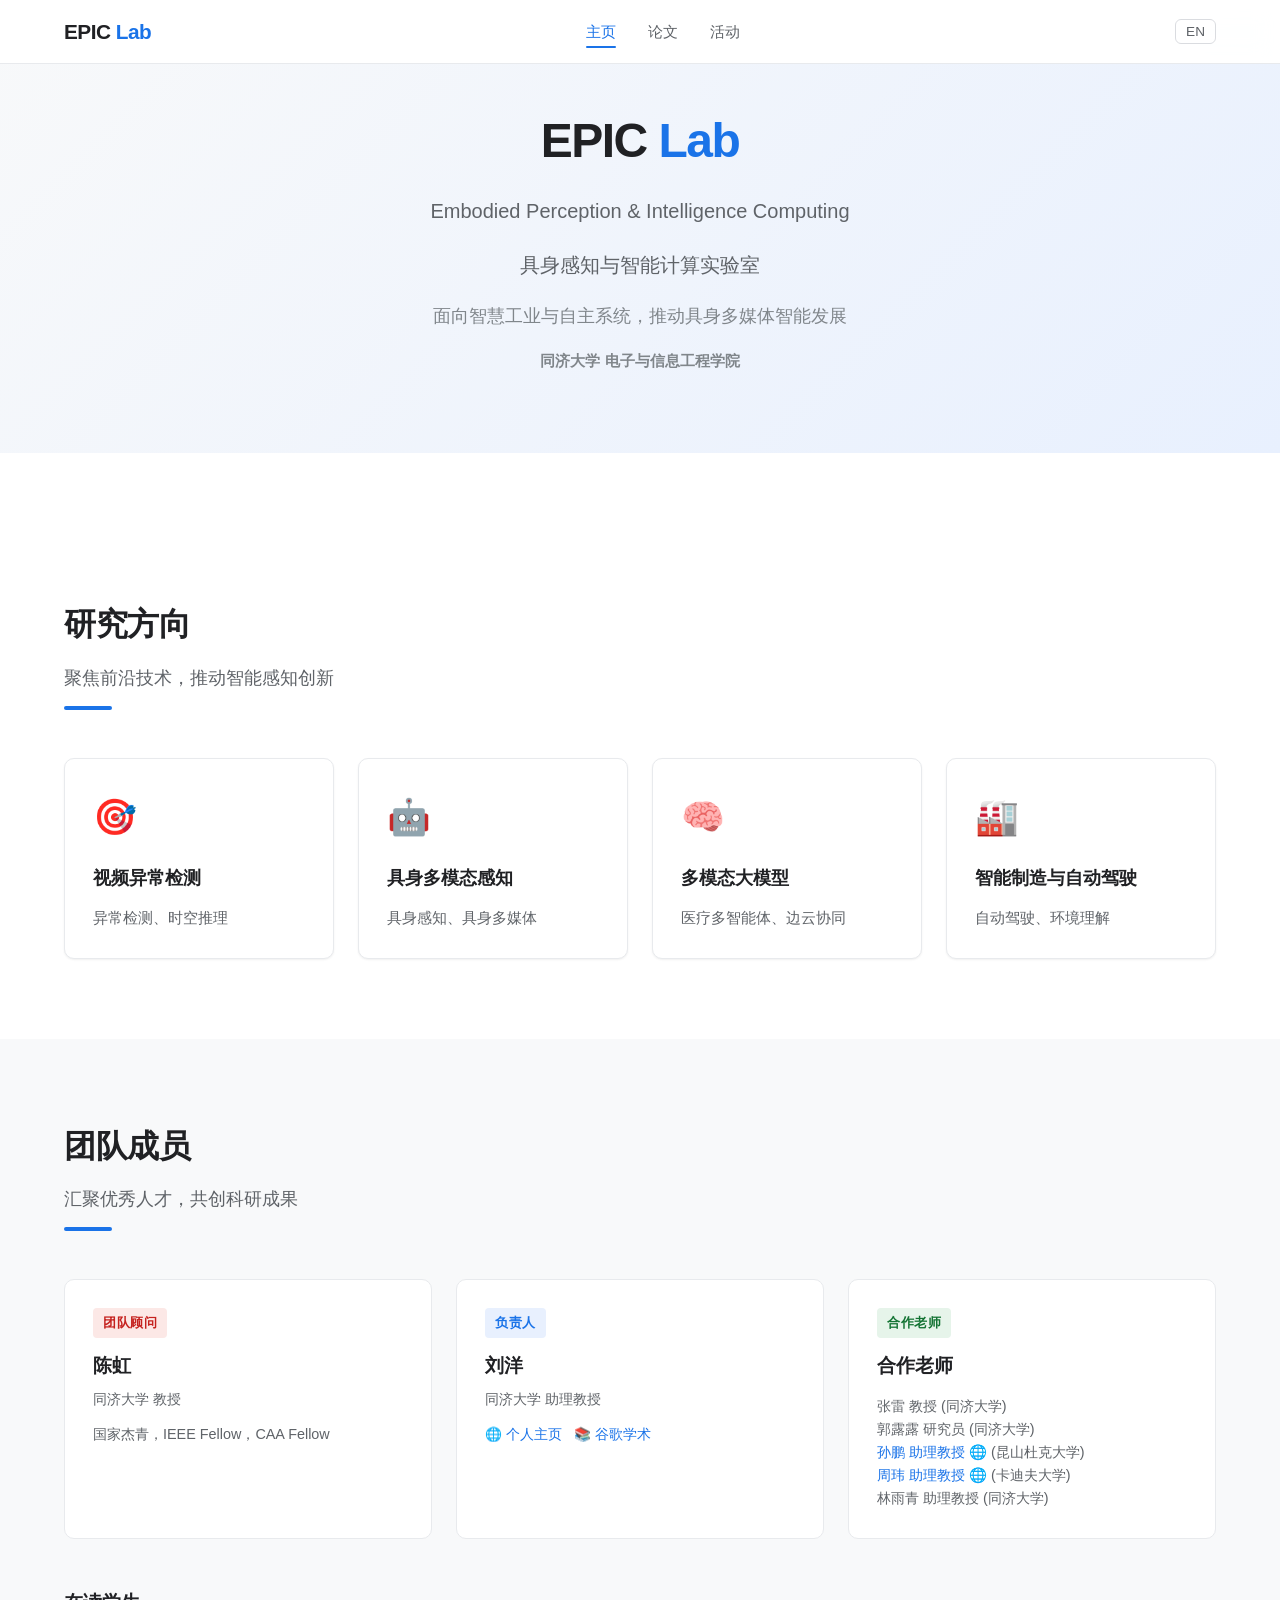
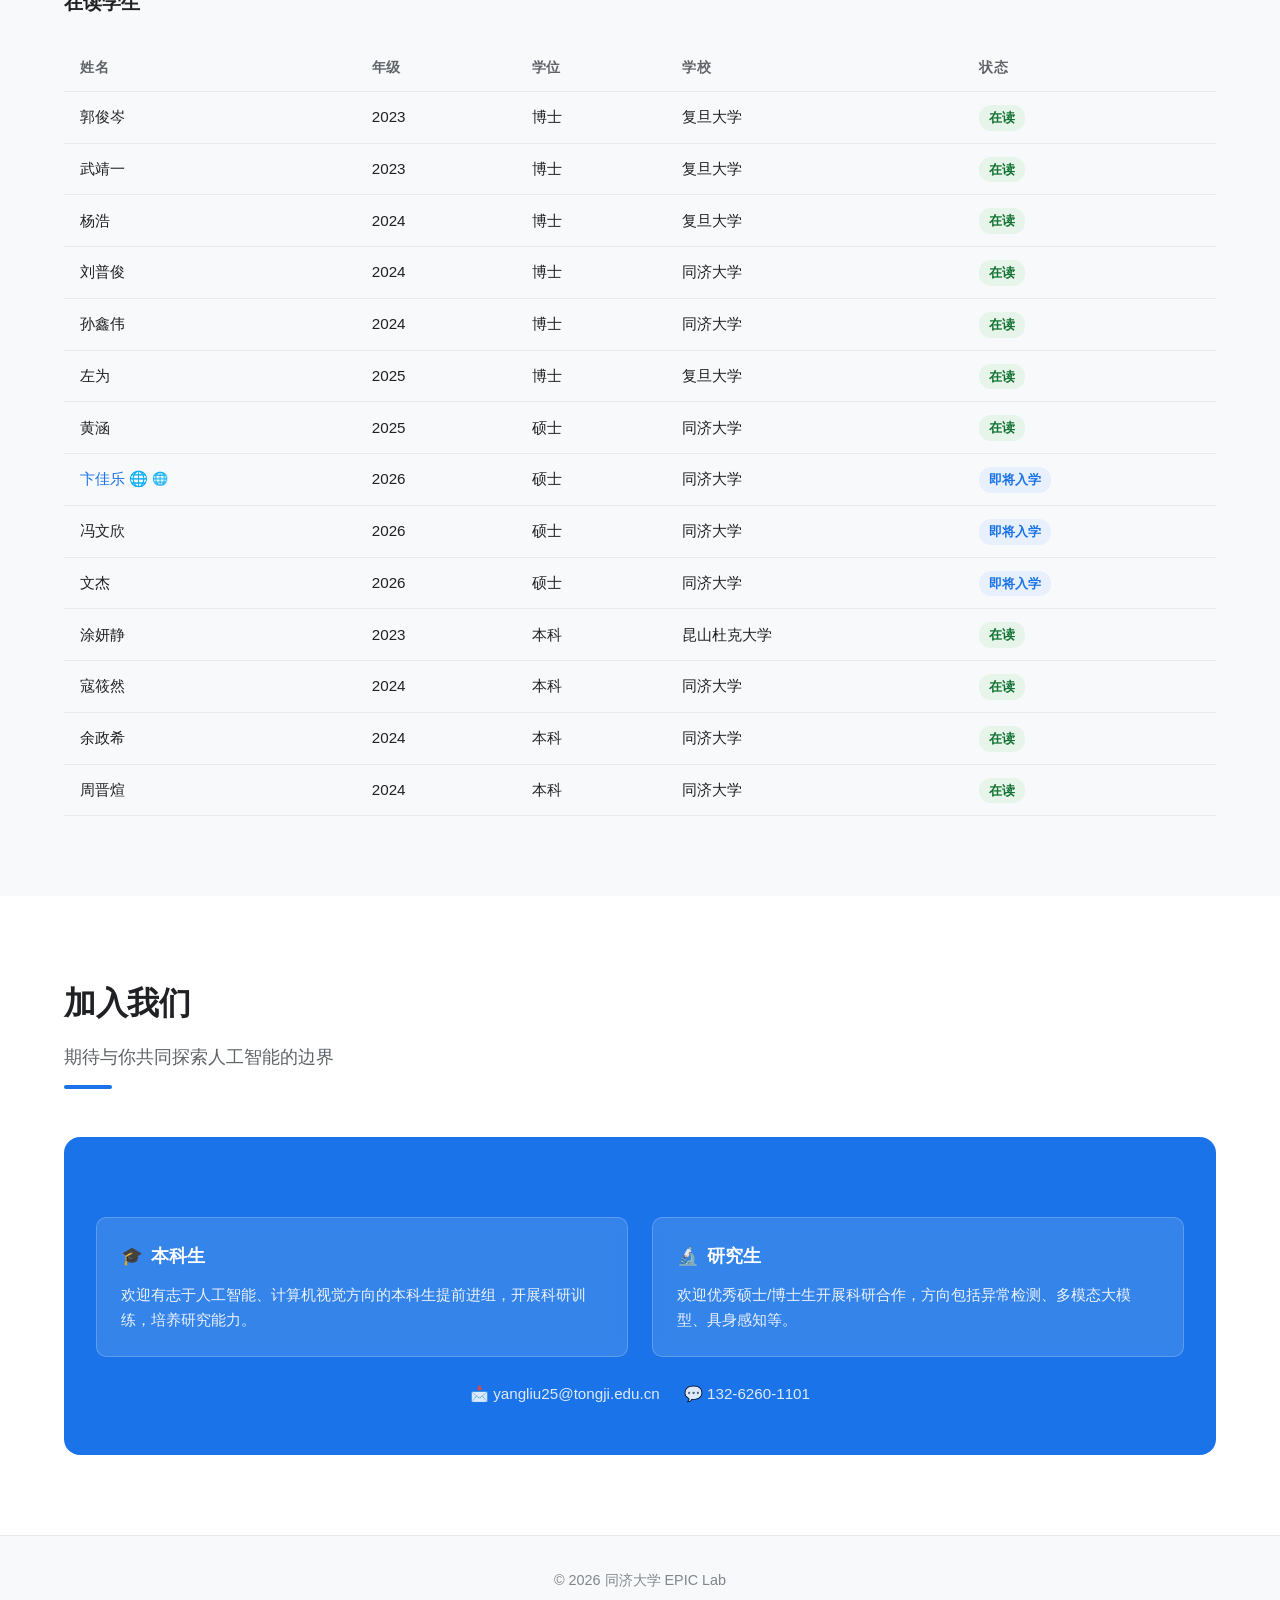
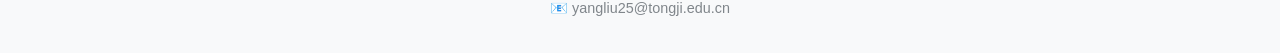
<file: index.html>
<!DOCTYPE html>
<html lang="zh" class="no-js">
<head>
  <meta charset="UTF-8">
  <meta name="viewport" content="width=device-width, initial-scale=1.0">
  <title>EPIC Lab | Tongji University</title>
  <meta name="description" content="EPIC Lab - Embodied Perception & Intelligence Computing, College of Electronics and Information Engineering, Tongji University">
  <link rel="canonical" href="https://tongji-epic.github.io/">
  <link rel="icon" href="favicon.svg" type="image/svg+xml">
  <meta property="og:type" content="website">
  <meta property="og:site_name" content="EPIC Lab">
  <meta property="og:title" content="EPIC Lab | Tongji University">
  <meta property="og:description" content="Embodied Perception & Intelligence Computing at Tongji University">
  <meta property="og:url" content="https://tongji-epic.github.io/">
  <meta name="twitter:card" content="summary">
  <link rel="stylesheet" href="css/style.css?v=20260426-inline-icons">
</head>
<body>

  <!-- ==========================================
       Navigation Bar
       ========================================== -->
  <nav class="navbar">
    <div class="navbar-container">
      <a href="index.html" class="navbar-brand">
        EPIC <span class="lab-text">Lab</span>
      </a>
      <div class="navbar-links" id="navbarLinks">
        <a href="index.html" class="nav-link active">
          <span data-lang="zh">主页</span>
          <span data-lang="en" class="hidden">Home</span>
        </a>
        <a href="publications.html" class="nav-link">
          <span data-lang="zh">论文</span>
          <span data-lang="en" class="hidden">Publications</span>
        </a>
        <a href="activities.html" class="nav-link">
          <span data-lang="zh">活动</span>
          <span data-lang="en" class="hidden">Activities</span>
        </a>
      </div>
      <div class="navbar-actions">
        <button type="button" class="lang-switch" id="langSwitch" title="Switch Language">EN</button>
        <button type="button" class="mobile-menu-btn" id="mobileMenuBtn" aria-label="Open menu" aria-controls="navbarLinks" aria-expanded="false">
          <svg width="24" height="24" viewBox="0 0 24 24" fill="none" stroke="currentColor" stroke-width="2" aria-hidden="true">
            <line x1="3" y1="12" x2="21" y2="12"/><line x1="3" y1="6" x2="21" y2="6"/><line x1="3" y1="18" x2="21" y2="18"/>
          </svg>
        </button>
      </div>
    </div>
  </nav>

  <!-- ==========================================
       Hero Section
       ========================================== -->
  <header class="hero">
    <div class="hero-content">
      <h1 class="hero-title">EPIC <span class="lab-highlight">Lab</span></h1>
      <p class="hero-subtitle">Embodied Perception &amp; Intelligence Computing</p>
      <p class="hero-subtitle zh-only" data-lang="zh">具身感知与智能计算实验室</p>
      <p class="hero-description">
        <span data-lang="zh">面向智慧工业与自主系统，推动具身多媒体智能发展</span>
        <span data-lang="en" class="hidden">Advancing embodied multimedia intelligence for smart industry and autonomous systems</span>
      </p>
      <p class="hero-affiliation">
        <a class="hero-affiliation-link" href="https://see.tongji.edu.cn/" target="_blank" rel="noopener">
          <span data-lang="zh">同济大学 电子与信息工程学院</span>
          <span data-lang="en" class="hidden">College of Electronics and Information Engineering, Tongji University</span>
        </a>
      </p>
    </div>
  </header>

  <main class="main-content">

    <!-- ==========================================
         Research Areas
         ========================================== -->
    <section class="section" id="research">
      <div class="section-header">
        <h2 class="section-title">
          <span data-lang="zh">研究方向</span>
          <span data-lang="en" class="hidden">Research Areas</span>
        </h2>
        <p class="section-subtitle">
          <span data-lang="zh">聚焦前沿技术，推动智能感知创新</span>
          <span data-lang="en" class="hidden">Focusing on cutting-edge technologies and intelligent perception innovation</span>
        </p>
        <div class="section-divider"></div>
      </div>
      <div class="card-grid">
        <div class="card">
          <div class="card-icon">🎯</div>
          <h3 class="card-title">
            <span data-lang="zh">视频异常检测</span>
            <span data-lang="en" class="hidden">Video Anomaly Detection</span>
          </h3>
          <p class="card-text">
            <span data-lang="zh">异常检测、时空推理</span>
            <span data-lang="en" class="hidden">Anomaly detection, spatio-temporal reasoning</span>
          </p>
        </div>
        <div class="card">
          <div class="card-icon">🤖</div>
          <h3 class="card-title">
            <span data-lang="zh">具身多模态感知</span>
            <span data-lang="en" class="hidden">Embodied Multimodal Perception</span>
          </h3>
          <p class="card-text">
            <span data-lang="zh">具身感知、具身多媒体</span>
            <span data-lang="en" class="hidden">Embodied perception, embodied multimedia</span>
          </p>
        </div>
        <div class="card">
          <div class="card-icon">🧠</div>
          <h3 class="card-title">
            <span data-lang="zh">多模态大模型</span>
            <span data-lang="en" class="hidden">Multimodal Large Models</span>
          </h3>
          <p class="card-text">
            <span data-lang="zh">医疗多智能体、边云协同</span>
            <span data-lang="en" class="hidden">Medical multi-agents, edge-cloud collaboration</span>
          </p>
        </div>
        <div class="card">
          <div class="card-icon">🏭</div>
          <h3 class="card-title">
            <span data-lang="zh">智能制造与自动驾驶</span>
            <span data-lang="en" class="hidden">Smart Industry &amp; Autonomous Driving</span>
          </h3>
          <p class="card-text">
            <span data-lang="zh">自动驾驶、环境理解</span>
            <span data-lang="en" class="hidden">Autonomous driving, scene understanding</span>
          </p>
        </div>
      </div>
    </section>

    <!-- ==========================================
         Team Section
         ========================================== -->
    <section id="team" class="section-band-light">
      <div class="section">
        <div class="section-header">
          <h2 class="section-title">
            <span data-lang="zh">团队成员</span>
            <span data-lang="en" class="hidden">Team</span>
          </h2>
          <p class="section-subtitle">
            <span data-lang="zh">汇聚优秀人才，共创科研成果</span>
            <span data-lang="en" class="hidden">Talented researchers working together</span>
          </p>
          <div class="section-divider"></div>
        </div>

        <div class="team-grid">
          <!-- Team Leader -->
          <div class="team-card">
            <span class="team-role leader">
              <span data-lang="zh">团队顾问</span>
              <span data-lang="en" class="hidden">Advisor</span>
            </span>
            <h3 class="team-name">
              <span data-lang="zh">陈虹</span>
              <span data-lang="en" class="hidden">Prof. Hong Chen</span>
            </h3>
            <p class="team-affiliation">
              <span data-lang="zh">同济大学 教授</span>
              <span data-lang="en" class="hidden">Tongji University</span>
            </p>
            <p class="team-bio">
              <span data-lang="zh">国家杰青，IEEE Fellow，CAA Fellow</span>
              <span data-lang="en" class="hidden">National Science Fund for Distinguished Young Scholars, IEEE Fellow, CAA Fellow</span>
            </p>
          </div>

          <!-- PI -->
          <div class="team-card">
            <span class="team-role pi">
              <span data-lang="zh">负责人</span>
              <span data-lang="en" class="hidden">Principal Investigator</span>
            </span>
            <h3 class="team-name">
              <span data-lang="zh">刘洋 </span>
              <span data-lang="en" class="hidden">Dr. Yang Liu</span>
            </h3>
            <p class="team-affiliation">
              <span data-lang="zh">同济大学 助理教授</span>
              <span data-lang="en" class="hidden">Assistant Professor, Tongji University</span>
            </p>
            <div class="team-links">
              <a class="team-link" href="https://yangliu.site/" target="_blank" rel="noopener">
                <span data-lang="zh">🌐 个人主页</span>
                <span data-lang="en" class="hidden">🌐 Personal Homepage</span>
              </a>
              <a class="team-link" href="https://scholar.google.com/citations?user=kA7yH9QAAAAJ" target="_blank" rel="noopener">
                <span data-lang="zh">📚 谷歌学术</span>
                <span data-lang="en" class="hidden">📚 Google Scholar</span>
              </a>
            </div>
          </div>

          <!-- Collaborators -->
          <div class="team-card">
            <span class="team-role collaborator">
              <span data-lang="zh">合作老师</span>
              <span data-lang="en" class="hidden">Collaborators</span>
            </span>
            <h3 class="team-name team-name-spaced">
              <span data-lang="zh">合作老师</span>
              <span data-lang="en" class="hidden">Collaborators</span>
            </h3>
            <p class="team-bio">
              <span data-lang="zh">
                张雷 教授 (同济大学)<br>
                郭露露 研究员 (同济大学)<br>
                <a href="https://faculty.dukekunshan.edu.cn/faculty_profiles/peng-sun" target="_blank" rel="noopener">孙鹏 助理教授 🌐</a> (昆山杜克大学)<br>
                <a href="https://weizhou-geek.github.io/" target="_blank" rel="noopener">周玮 助理教授 🌐</a> (卡迪夫大学)<br>
                林雨青 助理教授 (同济大学)
              </span>
              <span data-lang="en" class="hidden">
                Prof. Lei Zhang (Tongji University)<br>
                Prof. Lulu Guo (Tongji University)<br>
                <a href="https://faculty.dukekunshan.edu.cn/faculty_profiles/peng-sun" target="_blank" rel="noopener">Prof. Peng Sun 🌐</a> (Duke Kunshan University)<br>
                <a href="https://weizhou-geek.github.io/" target="_blank" rel="noopener">Prof. Wei Zhou 🌐</a> (Cardiff University)<br>
                Prof. Yuqing Lin (Tongji University)
              </span>
            </p>
          </div>
        </div>

        <!-- Students Table -->
        <div class="students-section">
          <h3 class="students-heading">
            <span data-lang="zh">在读学生</span>
            <span data-lang="en" class="hidden">Students</span>
          </h3>
          <div class="students-table-wrapper">
            <table class="students-table">
              <thead>
                <tr data-lang="zh">
                  <th scope="col">姓名</th>
                  <th scope="col">年级</th>
                  <th scope="col">学位</th>
                  <th scope="col">学校</th>
                  <th scope="col">状态</th>
                </tr>
                <tr data-lang="en" class="hidden">
                  <th scope="col">Name</th>
                  <th scope="col">Year</th>
                  <th scope="col">Degree</th>
                  <th scope="col">School</th>
                  <th scope="col">Status</th>
                </tr>
              </thead>
              <tbody>
                <tr>
                  <td data-label-zh="姓名" data-label-en="Name">
                    <span data-lang="zh">郭俊岑</span>
                    <span data-lang="en" class="hidden">Juncen Guo</span>
                  </td>
                  <td data-label-zh="年级" data-label-en="Year">2023</td>
                  <td data-label-zh="学位" data-label-en="Degree">
                    <span data-lang="zh">博士</span>
                    <span data-lang="en" class="hidden">Ph.D.</span>
                  </td>
                  <td data-label-zh="学校" data-label-en="School">
                    <span data-lang="zh">复旦大学</span>
                    <span data-lang="en" class="hidden">Fudan University</span>
                  </td>
                  <td data-label-zh="状态" data-label-en="Status">
                    <span class="status-badge status-active" data-lang="zh">在读</span>
                    <span class="status-badge status-active hidden" data-lang="en">Active</span>
                  </td>
                </tr>
                <tr>
                  <td data-label-zh="姓名" data-label-en="Name">
                    <span data-lang="zh">武靖一</span>
                    <span data-lang="en" class="hidden">Jingyi Wu</span>
                  </td>
                  <td data-label-zh="年级" data-label-en="Year">2023</td>
                  <td data-label-zh="学位" data-label-en="Degree">
                    <span data-lang="zh">博士</span>
                    <span data-lang="en" class="hidden">Ph.D.</span>
                  </td>
                  <td data-label-zh="学校" data-label-en="School">
                    <span data-lang="zh">复旦大学</span>
                    <span data-lang="en" class="hidden">Fudan University</span>
                  </td>
                  <td data-label-zh="状态" data-label-en="Status">
                    <span class="status-badge status-active" data-lang="zh">在读</span>
                    <span class="status-badge status-active hidden" data-lang="en">Active</span>
                  </td>
                </tr>
                <tr>
                  <td data-label-zh="姓名" data-label-en="Name">
                    <span data-lang="zh">杨浩</span>
                    <span data-lang="en" class="hidden">Hao Yang</span>
                  </td>
                  <td data-label-zh="年级" data-label-en="Year">2024</td>
                  <td data-label-zh="学位" data-label-en="Degree">
                    <span data-lang="zh">博士</span>
                    <span data-lang="en" class="hidden">Ph.D.</span>
                  </td>
                  <td data-label-zh="学校" data-label-en="School">
                    <span data-lang="zh">复旦大学</span>
                    <span data-lang="en" class="hidden">Fudan University</span>
                  </td>
                  <td data-label-zh="状态" data-label-en="Status">
                    <span class="status-badge status-active" data-lang="zh">在读</span>
                    <span class="status-badge status-active hidden" data-lang="en">Active</span>
                  </td>
                </tr>
                <tr>
                  <td data-label-zh="姓名" data-label-en="Name">
                    <span data-lang="zh">刘普俊</span>
                    <span data-lang="en" class="hidden">Pujun Liu</span>
                  </td>
                  <td data-label-zh="年级" data-label-en="Year">2024</td>
                  <td data-label-zh="学位" data-label-en="Degree">
                    <span data-lang="zh">博士</span>
                    <span data-lang="en" class="hidden">Ph.D.</span>
                  </td>
                  <td data-label-zh="学校" data-label-en="School">
                    <span data-lang="zh">同济大学</span>
                    <span data-lang="en" class="hidden">Tongji University</span>
                  </td>
                  <td data-label-zh="状态" data-label-en="Status">
                    <span class="status-badge status-active" data-lang="zh">在读</span>
                    <span class="status-badge status-active hidden" data-lang="en">Active</span>
                  </td>
                </tr>
                <tr>
                  <td data-label-zh="姓名" data-label-en="Name">
                    <span data-lang="zh">孙鑫伟</span>
                    <span data-lang="en" class="hidden">Xinwei Sun</span>
                  </td>
                  <td data-label-zh="年级" data-label-en="Year">2024</td>
                  <td data-label-zh="学位" data-label-en="Degree">
                    <span data-lang="zh">博士</span>
                    <span data-lang="en" class="hidden">Ph.D.</span>
                  </td>
                  <td data-label-zh="学校" data-label-en="School">
                    <span data-lang="zh">同济大学</span>
                    <span data-lang="en" class="hidden">Tongji University</span>
                  </td>
                  <td data-label-zh="状态" data-label-en="Status">
                    <span class="status-badge status-active" data-lang="zh">在读</span>
                    <span class="status-badge status-active hidden" data-lang="en">Active</span>
                  </td>
                </tr>
                <tr>
                  <td data-label-zh="姓名" data-label-en="Name">
                    <span data-lang="zh">左为</span>
                    <span data-lang="en" class="hidden">Wei Zuo</span>
                  </td>
                  <td data-label-zh="年级" data-label-en="Year">2025</td>
                  <td data-label-zh="学位" data-label-en="Degree">
                    <span data-lang="zh">博士</span>
                    <span data-lang="en" class="hidden">Ph.D.</span>
                  </td>
                  <td data-label-zh="学校" data-label-en="School">
                    <span data-lang="zh">复旦大学</span>
                    <span data-lang="en" class="hidden">Fudan University</span>
                  </td>
                  <td data-label-zh="状态" data-label-en="Status">
                    <span class="status-badge status-active" data-lang="zh">在读</span>
                    <span class="status-badge status-active hidden" data-lang="en">Active</span>
                  </td>
                </tr>
                <tr>
                  <td data-label-zh="姓名" data-label-en="Name">
                    <span data-lang="zh">黄涵</span>
                    <span data-lang="en" class="hidden">Han Huang</span>
                  </td>
                  <td data-label-zh="年级" data-label-en="Year">2025</td>
                  <td data-label-zh="学位" data-label-en="Degree">
                    <span data-lang="zh">硕士</span>
                    <span data-lang="en" class="hidden">M.S.</span>
                  </td>
                  <td data-label-zh="学校" data-label-en="School">
                    <span data-lang="zh">同济大学</span>
                    <span data-lang="en" class="hidden">Tongji University</span>
                  </td>
                  <td data-label-zh="状态" data-label-en="Status">
                    <span class="status-badge status-active" data-lang="zh">在读</span>
                    <span class="status-badge status-active hidden" data-lang="en">Active</span>
                  </td>
                </tr>
                <tr>
                  <td data-label-zh="姓名" data-label-en="Name">
                    <a class="student-name-link" href="https://jiale-bian.github.io/" target="_blank" rel="noopener">
                      <span data-lang="zh">卞佳乐</span>
                      <span data-lang="en" class="hidden">Jiale Bian</span>
                      <span class="link-icon" aria-hidden="true">🌐</span>
                    </a>
                  </td>
                  <td data-label-zh="年级" data-label-en="Year">2026</td>
                  <td data-label-zh="学位" data-label-en="Degree">
                    <span data-lang="zh">硕士</span>
                    <span data-lang="en" class="hidden">M.S.</span>
                  </td>
                  <td data-label-zh="学校" data-label-en="School">
                    <span data-lang="zh">同济大学</span>
                    <span data-lang="en" class="hidden">Tongji University</span>
                  </td>
                  <td data-label-zh="状态" data-label-en="Status">
                    <span class="status-badge status-upcoming" data-lang="zh">即将入学</span>
                    <span class="status-badge status-upcoming hidden" data-lang="en">Upcoming</span>
                  </td>
                </tr>
                <tr>
                  <td data-label-zh="姓名" data-label-en="Name">
                    <span data-lang="zh">冯文欣</span>
                    <span data-lang="en" class="hidden">Wenxin Feng</span>
                  </td>
                  <td data-label-zh="年级" data-label-en="Year">2026</td>
                  <td data-label-zh="学位" data-label-en="Degree">
                    <span data-lang="zh">硕士</span>
                    <span data-lang="en" class="hidden">M.S.</span>
                  </td>
                  <td data-label-zh="学校" data-label-en="School">
                    <span data-lang="zh">同济大学</span>
                    <span data-lang="en" class="hidden">Tongji University</span>
                  </td>
                  <td data-label-zh="状态" data-label-en="Status">
                    <span class="status-badge status-upcoming" data-lang="zh">即将入学</span>
                    <span class="status-badge status-upcoming hidden" data-lang="en">Upcoming</span>
                  </td>
                </tr>
                <tr>
                  <td data-label-zh="姓名" data-label-en="Name">
                    <span data-lang="zh">文杰</span>
                    <span data-lang="en" class="hidden">Jie Wen</span>
                  </td>
                  <td data-label-zh="年级" data-label-en="Year">2026</td>
                  <td data-label-zh="学位" data-label-en="Degree">
                    <span data-lang="zh">硕士</span>
                    <span data-lang="en" class="hidden">M.S.</span>
                  </td>
                  <td data-label-zh="学校" data-label-en="School">
                    <span data-lang="zh">同济大学</span>
                    <span data-lang="en" class="hidden">Tongji University</span>
                  </td>
                  <td data-label-zh="状态" data-label-en="Status">
                    <span class="status-badge status-upcoming" data-lang="zh">即将入学</span>
                    <span class="status-badge status-upcoming hidden" data-lang="en">Upcoming</span>
                  </td>
                </tr>
                <tr>
                  <td data-label-zh="姓名" data-label-en="Name">
                    <span data-lang="zh">涂妍静</span>
                    <span data-lang="en" class="hidden">Yanjing Tu</span>
                  </td>
                  <td data-label-zh="年级" data-label-en="Year">2023</td>
                  <td data-label-zh="学位" data-label-en="Degree">
                    <span data-lang="zh">本科</span>
                    <span data-lang="en" class="hidden">Undergraduate</span>
                  </td>
                  <td data-label-zh="学校" data-label-en="School">
                    <span data-lang="zh">昆山杜克大学</span>
                    <span data-lang="en" class="hidden">Duke Kunshan University</span>
                  </td>
                  <td data-label-zh="状态" data-label-en="Status">
                    <span class="status-badge status-active" data-lang="zh">在读</span>
                    <span class="status-badge status-active hidden" data-lang="en">Active</span>
                  </td>
                </tr>
                <tr>
                  <td data-label-zh="姓名" data-label-en="Name">
                    <span data-lang="zh">寇筱然</span>
                    <span data-lang="en" class="hidden">Xiaoran Kou</span>
                  </td>
                  <td data-label-zh="年级" data-label-en="Year">2024</td>
                  <td data-label-zh="学位" data-label-en="Degree">
                    <span data-lang="zh">本科</span>
                    <span data-lang="en" class="hidden">Undergraduate</span>
                  </td>
                  <td data-label-zh="学校" data-label-en="School">
                    <span data-lang="zh">同济大学</span>
                    <span data-lang="en" class="hidden">Tongji University</span>
                  </td>
                  <td data-label-zh="状态" data-label-en="Status">
                    <span class="status-badge status-active" data-lang="zh">在读</span>
                    <span class="status-badge status-active hidden" data-lang="en">Active</span>
                  </td>
                </tr>
                <tr>
                  <td data-label-zh="姓名" data-label-en="Name">
                    <span data-lang="zh">余政希</span>
                    <span data-lang="en" class="hidden">Zhengxi Yu</span>
                  </td>
                  <td data-label-zh="年级" data-label-en="Year">2024</td>
                  <td data-label-zh="学位" data-label-en="Degree">
                    <span data-lang="zh">本科</span>
                    <span data-lang="en" class="hidden">Undergraduate</span>
                  </td>
                  <td data-label-zh="学校" data-label-en="School">
                    <span data-lang="zh">同济大学</span>
                    <span data-lang="en" class="hidden">Tongji University</span>
                  </td>
                  <td data-label-zh="状态" data-label-en="Status">
                    <span class="status-badge status-active" data-lang="zh">在读</span>
                    <span class="status-badge status-active hidden" data-lang="en">Active</span>
                  </td>
                </tr>
                <tr>
                  <td data-label-zh="姓名" data-label-en="Name">
                    <span data-lang="zh">周晋煊</span>
                    <span data-lang="en" class="hidden">Jinxuan Zhou</span>
                  </td>
                  <td data-label-zh="年级" data-label-en="Year">2024</td>
                  <td data-label-zh="学位" data-label-en="Degree">
                    <span data-lang="zh">本科</span>
                    <span data-lang="en" class="hidden">Undergraduate</span>
                  </td>
                  <td data-label-zh="学校" data-label-en="School">
                    <span data-lang="zh">同济大学</span>
                    <span data-lang="en" class="hidden">Tongji University</span>
                  </td>
                  <td data-label-zh="状态" data-label-en="Status">
                    <span class="status-badge status-active" data-lang="zh">在读</span>
                    <span class="status-badge status-active hidden" data-lang="en">Active</span>
                  </td>
                </tr>
              </tbody>
            </table>
          </div>
        </div>
      </div>
    </section>

    <!-- ==========================================
         Join Us Section
         ========================================== -->
    <section class="section" id="join">
      <div class="section-header">
        <h2 class="section-title">
          <span data-lang="zh">加入我们</span>
          <span data-lang="en" class="hidden">Join Us</span>
        </h2>
        <p class="section-subtitle">
          <span data-lang="zh">期待与你共同探索人工智能的边界</span>
          <span data-lang="en" class="hidden">Explore the frontiers of AI with us</span>
        </p>
        <div class="section-divider"></div>
      </div>
      <div class="cta-section">
        <div class="cta-grid">
          <div class="cta-card">
            <h3>🎓
              <span data-lang="zh">本科生</span>
              <span data-lang="en" class="hidden">Undergraduates</span>
            </h3>
            <p>
              <span data-lang="zh">欢迎有志于人工智能、计算机视觉方向的本科生提前进组，开展科研训练，培养研究能力。</span>
              <span data-lang="en" class="hidden">Undergraduate students interested in AI and computer vision are welcome to join early for research training.</span>
            </p>
          </div>
          <div class="cta-card">
            <h3>🔬
              <span data-lang="zh">研究生</span>
              <span data-lang="en" class="hidden">Graduate Students</span>
            </h3>
            <p>
              <span data-lang="zh">欢迎优秀硕士/博士生开展科研合作，方向包括异常检测、多模态大模型、具身感知等。</span>
              <span data-lang="en" class="hidden">Outstanding M.S./Ph.D. students are welcome to collaborate on anomaly detection, multimodal LLMs, embodied perception, etc.</span>
            </p>
          </div>
        </div>
        <div class="cta-contact">
          <span>📩 yangliu25@tongji.edu.cn</span>
          <span>💬 132-6260-1101</span>
        </div>
      </div>
    </section>

  </main>

  <!-- ==========================================
       Footer
       ========================================== -->
  <footer class="footer">
    <p>
      <span data-lang="zh">© 2026 同济大学 EPIC Lab</span>
      <span data-lang="en" class="hidden">© 2026 EPIC Lab, Tongji University</span>
    </p>
    <p class="footer-contact">📧 yangliu25@tongji.edu.cn</p>
  </footer>

  <script src="js/main.js"></script>
</body>
</html>
</file>
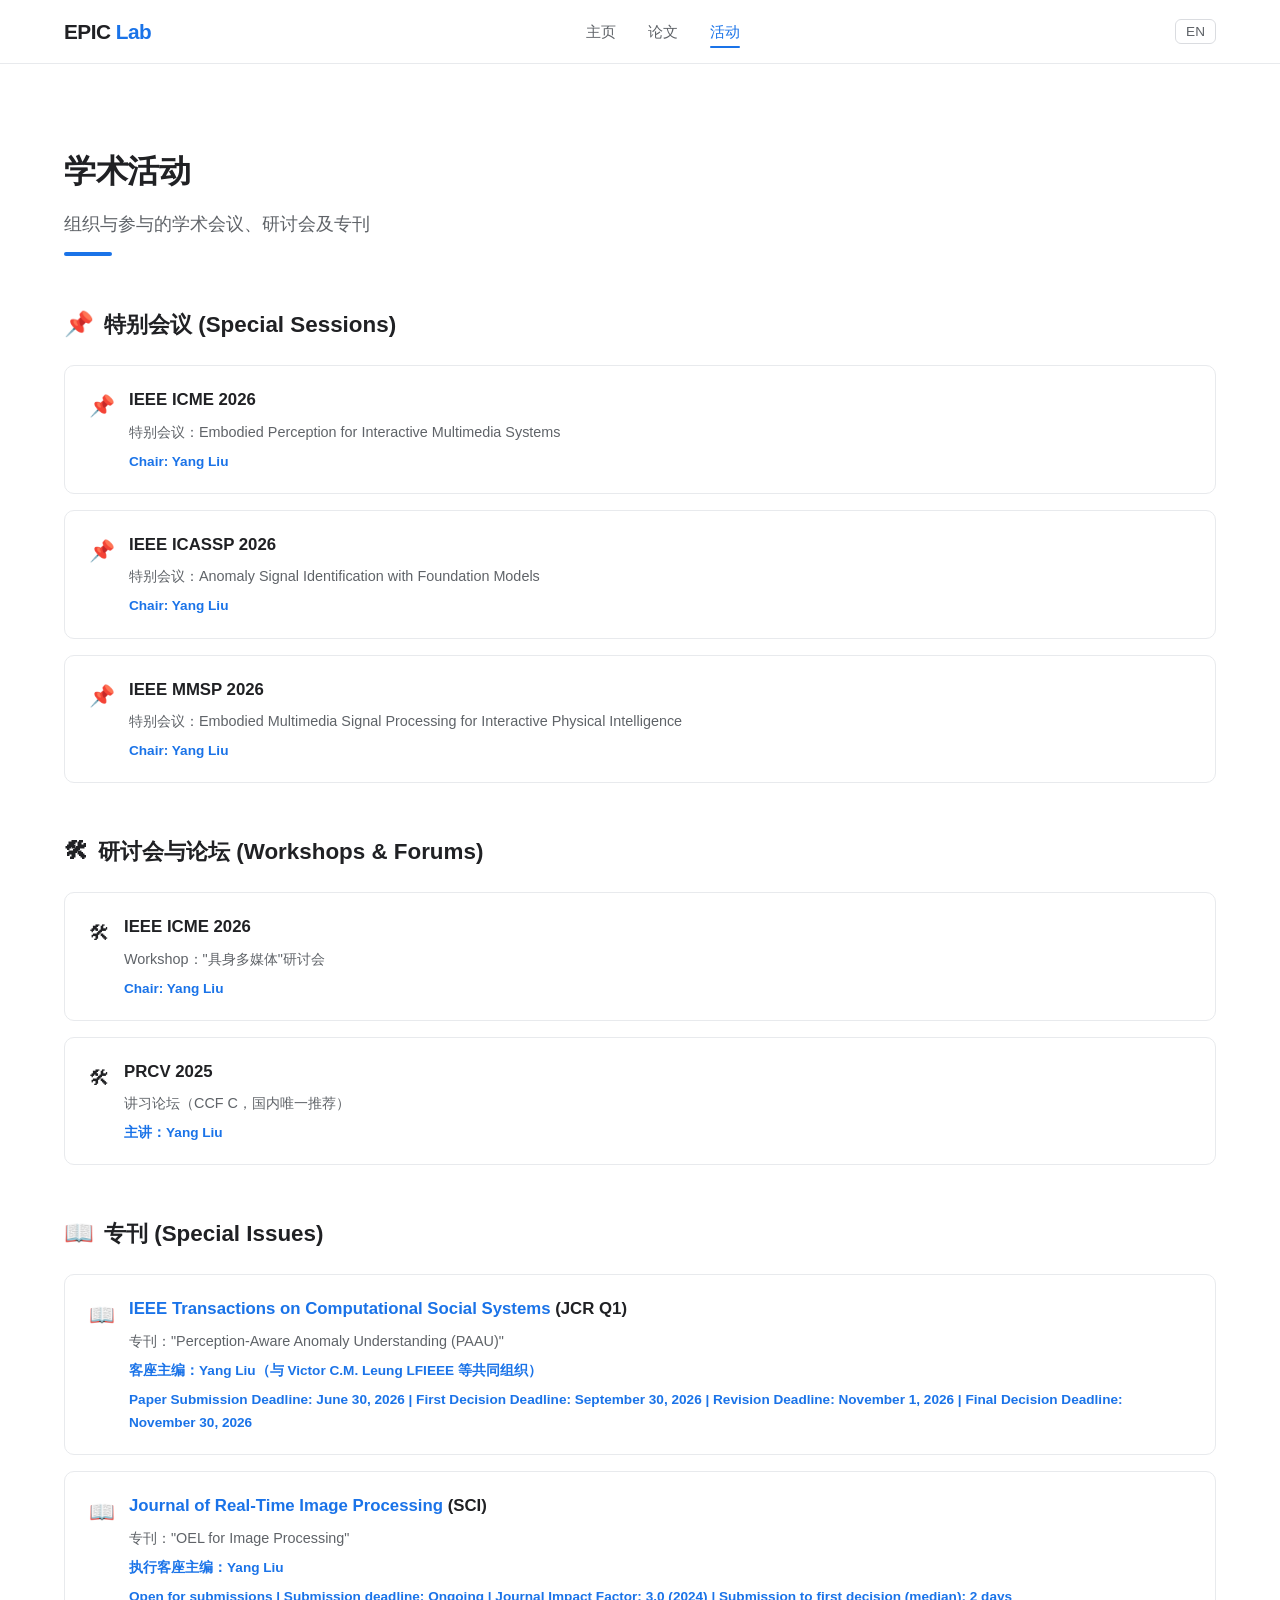
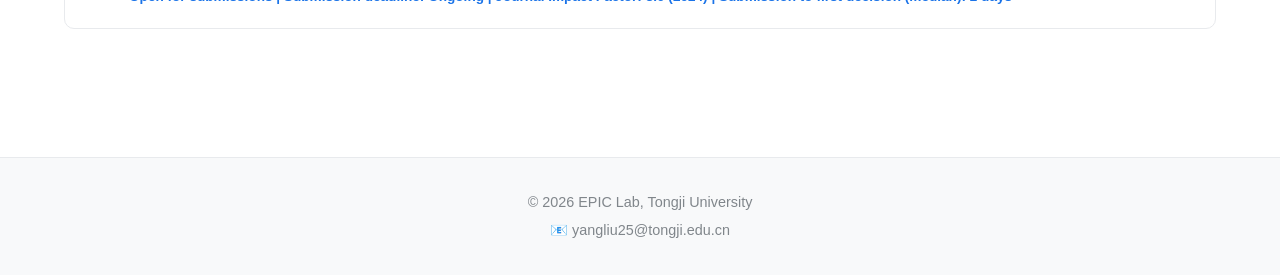
<file: activities.html>
<!DOCTYPE html>
<html lang="zh" class="no-js">
<head>
  <meta charset="UTF-8">
  <meta name="viewport" content="width=device-width, initial-scale=1.0">
  <title>Activities | EPIC Lab</title>
  <meta name="description" content="Academic activities of EPIC Lab, Tongji University">
  <link rel="canonical" href="https://tongji-epic.github.io/activities.html">
  <link rel="icon" href="favicon.svg" type="image/svg+xml">
  <meta property="og:type" content="website">
  <meta property="og:site_name" content="EPIC Lab">
  <meta property="og:title" content="Activities | EPIC Lab">
  <meta property="og:description" content="Academic activities, workshops, and special issues organized by EPIC Lab">
  <meta property="og:url" content="https://tongji-epic.github.io/activities.html">
  <meta name="twitter:card" content="summary">
  <link rel="stylesheet" href="css/style.css?v=20260426-inline-icons">
</head>
<body>

  <!-- Navigation -->
  <nav class="navbar">
    <div class="navbar-container">
      <a href="index.html" class="navbar-brand">EPIC <span class="lab-text">Lab</span></a>
      <div class="navbar-links" id="navbarLinks">
        <a href="index.html" class="nav-link">
          <span data-lang="zh">主页</span><span data-lang="en" class="hidden">Home</span>
        </a>
        <a href="publications.html" class="nav-link">
          <span data-lang="zh">论文</span><span data-lang="en" class="hidden">Publications</span>
        </a>
        <a href="activities.html" class="nav-link active">
          <span data-lang="zh">活动</span><span data-lang="en" class="hidden">Activities</span>
        </a>
      </div>
      <div class="navbar-actions">
        <button type="button" class="lang-switch" id="langSwitch" title="Switch Language">EN</button>
        <button type="button" class="mobile-menu-btn" id="mobileMenuBtn" aria-label="Open menu" aria-controls="navbarLinks" aria-expanded="false">
          <svg width="24" height="24" viewBox="0 0 24 24" fill="none" stroke="currentColor" stroke-width="2" aria-hidden="true">
            <line x1="3" y1="12" x2="21" y2="12"/><line x1="3" y1="6" x2="21" y2="6"/><line x1="3" y1="18" x2="21" y2="18"/>
          </svg>
        </button>
      </div>
    </div>
  </nav>

  <main class="main-content">
    <section class="section" id="activities">
      <div class="section-header">
        <h2 class="section-title">
          <span data-lang="zh">学术活动</span>
          <span data-lang="en" class="hidden">Academic Activities</span>
        </h2>
        <p class="section-subtitle">
          <span data-lang="zh">组织与参与的学术会议、研讨会及专刊</span>
          <span data-lang="en" class="hidden">Conferences, workshops, and special issues organized or participated</span>
        </p>
        <div class="section-divider"></div>
      </div>

      <!-- Special Sessions -->
      <div class="activity-group">
        <h3 class="activity-group-title">
          <span class="icon">📌</span>
          <span data-lang="zh">特别会议 (Special Sessions)</span>
          <span data-lang="en" class="hidden">Special Sessions</span>
        </h3>
        <div class="activity-list">
          <a class="activity-item activity-item-link" href="https://2026.ieeeicme.org/special-sessions/#1764943625433-84e65b83-77a3" target="_blank" rel="noopener">
            <span class="activity-icon">📌</span>
            <div class="activity-content">
              <div class="activity-title">IEEE ICME 2026</div>
              <div class="activity-detail">
                <span data-lang="zh">特别会议：Embodied Perception for Interactive Multimedia Systems</span>
                <span data-lang="en" class="hidden">Special Session: Embodied Perception for Interactive Multimedia Systems</span>
              </div>
              <div class="activity-role">Chair: Yang Liu</div>
            </div>
          </a>
          <a class="activity-item activity-item-link" href="https://2026.ieeeicassp.org/special-sessions/" target="_blank" rel="noopener">
            <span class="activity-icon">📌</span>
            <div class="activity-content">
              <div class="activity-title">IEEE ICASSP 2026</div>
              <div class="activity-detail">
                <span data-lang="zh">特别会议：Anomaly Signal Identification with Foundation Models</span>
                <span data-lang="en" class="hidden">Special Session: Anomaly Signal Identification with Foundation Models</span>
              </div>
              <div class="activity-role">Chair: Yang Liu</div>
            </div>
          </a>
          <a class="activity-item activity-item-link" href="https://attend.ieee.org/mmsp-2026/special-sessions/" target="_blank" rel="noopener">
            <span class="activity-icon">📌</span>
            <div class="activity-content">
              <div class="activity-title">IEEE MMSP 2026</div>
              <div class="activity-detail">
                <span data-lang="zh">特别会议：Embodied Multimedia Signal Processing for Interactive Physical Intelligence</span>
                <span data-lang="en" class="hidden">Special Session: Embodied Multimedia Signal Processing for Interactive Physical Intelligence</span>
              </div>
              <div class="activity-role">Chair: Yang Liu</div>
            </div>
          </a>
        </div>
      </div>

      <!-- Workshops & Forums -->
      <div class="activity-group">
        <h3 class="activity-group-title">
          <span class="icon">🛠</span>
          <span data-lang="zh">研讨会与论坛 (Workshops &amp; Forums)</span>
          <span data-lang="en" class="hidden">Workshops &amp; Forums</span>
        </h3>
        <div class="activity-list">
          <a class="activity-item activity-item-link" href="https://embodied-multimedia.github.io/" target="_blank" rel="noopener">
            <span class="activity-icon">🛠</span>
            <div class="activity-content">
              <div class="activity-title">IEEE ICME 2026</div>
              <div class="activity-detail">
                <span data-lang="zh">Workshop："具身多媒体"研讨会</span>
                <span data-lang="en" class="hidden">Workshop: "Embodied Multimedia"</span>
              </div>
              <div class="activity-role">Chair: Yang Liu</div>
            </div>
          </a>
          <a class="activity-item activity-item-link" href="http://2025.prcv.cn/Tutorial4/index.asp" target="_blank" rel="noopener">
            <span class="activity-icon">🛠</span>
            <div class="activity-content">
              <div class="activity-title">PRCV 2025</div>
              <div class="activity-detail">
                <span data-lang="zh">讲习论坛（CCF C，国内唯一推荐）</span>
                <span data-lang="en" class="hidden">Tutorial Forum (CCF C, domestic flagship recommendation)</span>
              </div>
              <div class="activity-role">
                <span data-lang="zh">主讲：Yang Liu</span>
                <span data-lang="en" class="hidden">Speaker: Yang Liu</span>
              </div>
            </div>
          </a>
        </div>
      </div>

      <!-- Special Issues -->
      <div class="activity-group">
        <h3 class="activity-group-title">
          <span class="icon">📖</span>
          <span data-lang="zh">专刊 (Special Issues)</span>
          <span data-lang="en" class="hidden">Special Issues</span>
        </h3>
        <div class="activity-list">
          <div class="activity-item">
            <span class="activity-icon">📖</span>
            <div class="activity-content">
              <div class="activity-title">
                <a href="https://ieeexplore.ieee.org/xpl/RecentIssue.jsp?punumber=6570655" target="_blank" rel="noopener">IEEE Transactions on Computational Social Systems</a> (JCR Q1)
              </div>
              <div class="activity-detail">
                <span data-lang="zh">专刊："Perception-Aware Anomaly Understanding (PAAU)"</span>
                <span data-lang="en" class="hidden">Special Issue: "Perception-Aware Anomaly Understanding (PAAU)"</span>
              </div>
              <div class="activity-role">
                <span data-lang="zh">客座主编：Yang Liu（与 Victor C.M. Leung LFIEEE 等共同组织）</span>
                <span data-lang="en" class="hidden">Guest Editor: Yang Liu (co-organized with Victor C.M. Leung LFIEEE, et al.)</span>
              </div>
              <div class="activity-role">
                <span data-lang="zh">Paper Submission Deadline: June 30, 2026 | First Decision Deadline: September 30, 2026 | Revision Deadline: November 1, 2026 | Final Decision Deadline: November 30, 2026</span>
                <span data-lang="en" class="hidden">Paper Submission Deadline: June 30, 2026 | First Decision Deadline: September 30, 2026 | Revision Deadline: November 1, 2026 | Final Decision Deadline: November 30, 2026</span>
              </div>
            </div>
          </div>
          <div class="activity-item">
            <span class="activity-icon">📖</span>
            <div class="activity-content">
              <div class="activity-title">
                <a href="https://link.springer.com/collections/fdgbfcdajd" target="_blank" rel="noopener">Journal of Real-Time Image Processing</a> (SCI)
              </div>
              <div class="activity-detail">
                <span data-lang="zh">专刊："OEL for Image Processing"</span>
                <span data-lang="en" class="hidden">Special Issue: "OEL for Image Processing"</span>
              </div>
              <div class="activity-role">
                <span data-lang="zh">执行客座主编：Yang Liu</span>
                <span data-lang="en" class="hidden">Lead Guest Editor: Yang Liu</span>
              </div>
              <div class="activity-role">
                <span data-lang="zh">Open for submissions | Submission deadline: Ongoing | Journal Impact Factor: 3.0 (2024) | Submission to first decision (median): 2 days</span>
                <span data-lang="en" class="hidden">Open for submissions | Submission deadline: Ongoing | Journal Impact Factor: 3.0 (2024) | Submission to first decision (median): 2 days</span>
              </div>
            </div>
          </div>
        </div>
      </div>
    </section>
  </main>

  <footer class="footer">
    <p>© 2026 EPIC Lab, Tongji University</p>
    <p class="footer-contact">📧 yangliu25@tongji.edu.cn</p>
  </footer>

  <script src="js/main.js"></script>
</body>
</html>
</file>
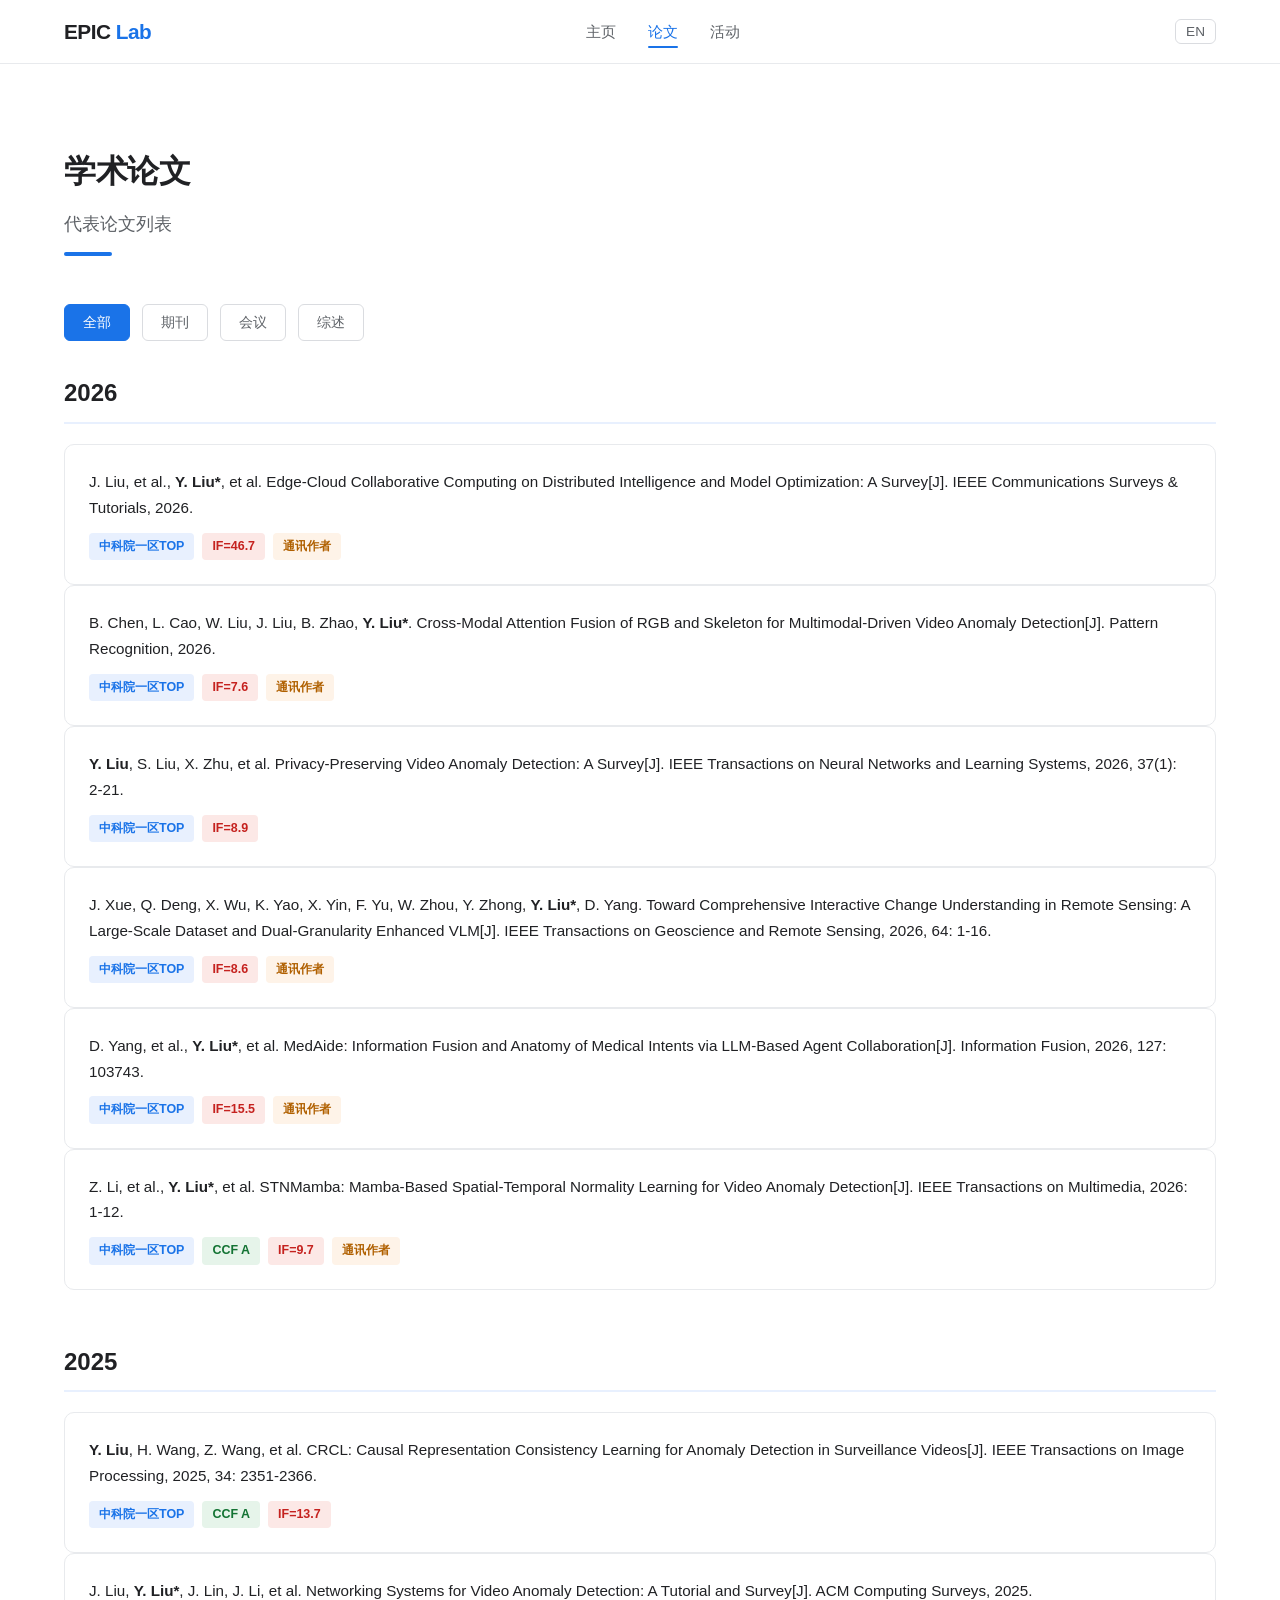
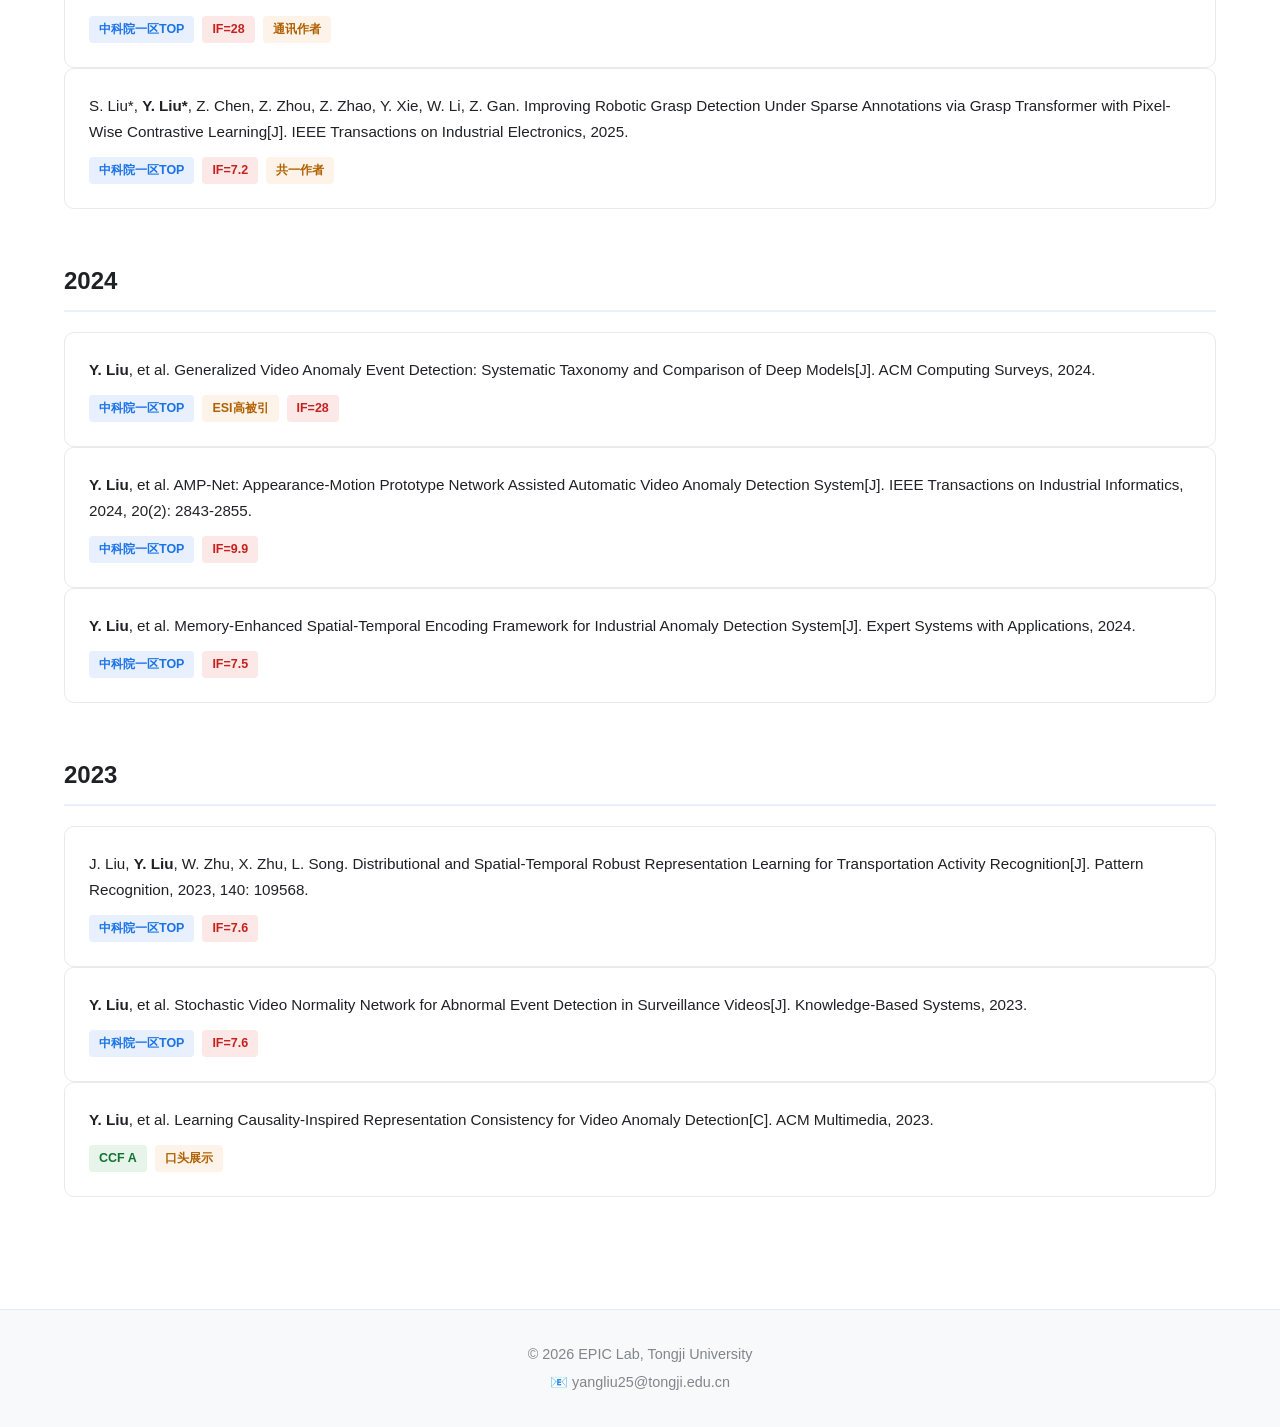
<file: publications.html>
<!DOCTYPE html>
<html lang="zh" class="no-js">
<head>
  <meta charset="UTF-8">
  <meta name="viewport" content="width=device-width, initial-scale=1.0">
  <title>Publications | EPIC Lab</title>
  <meta name="description" content="Publications of EPIC Lab, Tongji University">
  <link rel="canonical" href="https://tongji-epic.github.io/publications.html">
  <link rel="icon" href="favicon.svg" type="image/svg+xml">
  <meta property="og:type" content="website">
  <meta property="og:site_name" content="EPIC Lab">
  <meta property="og:title" content="Publications | EPIC Lab">
  <meta property="og:description" content="Selected publications from EPIC Lab at Tongji University">
  <meta property="og:url" content="https://tongji-epic.github.io/publications.html">
  <meta name="twitter:card" content="summary">
  <link rel="stylesheet" href="css/style.css?v=20260426-inline-icons">
</head>
<body>

  <!-- Navigation -->
  <nav class="navbar">
    <div class="navbar-container">
      <a href="index.html" class="navbar-brand">EPIC <span class="lab-text">Lab</span></a>
      <div class="navbar-links" id="navbarLinks">
        <a href="index.html" class="nav-link">
          <span data-lang="zh">主页</span><span data-lang="en" class="hidden">Home</span>
        </a>
        <a href="publications.html" class="nav-link active">
          <span data-lang="zh">论文</span><span data-lang="en" class="hidden">Publications</span>
        </a>
        <a href="activities.html" class="nav-link">
          <span data-lang="zh">活动</span><span data-lang="en" class="hidden">Activities</span>
        </a>
      </div>
      <div class="navbar-actions">
        <button type="button" class="lang-switch" id="langSwitch" title="Switch Language">EN</button>
        <button type="button" class="mobile-menu-btn" id="mobileMenuBtn" aria-label="Open menu" aria-controls="navbarLinks" aria-expanded="false">
          <svg width="24" height="24" viewBox="0 0 24 24" fill="none" stroke="currentColor" stroke-width="2" aria-hidden="true">
            <line x1="3" y1="12" x2="21" y2="12"/><line x1="3" y1="6" x2="21" y2="6"/><line x1="3" y1="18" x2="21" y2="18"/>
          </svg>
        </button>
      </div>
    </div>
  </nav>

  <main class="main-content">
    <section class="section" id="publications">
      <div class="section-header">
        <h2 class="section-title">
          <span data-lang="zh">学术论文</span>
          <span data-lang="en" class="hidden">Publications</span>
        </h2>
        <p class="section-subtitle">
          <span data-lang="zh">代表论文列表</span>
          <span data-lang="en" class="hidden">Selected Publications</span>
        </p>
        <div class="section-divider"></div>
      </div>

      <!-- Filters -->
      <div class="pub-filters">
        <button type="button" class="filter-btn active" data-filter="all" aria-pressed="true">
          <span data-lang="zh">全部</span><span data-lang="en" class="hidden">All</span>
        </button>
        <button type="button" class="filter-btn" data-filter="journal" aria-pressed="false">
          <span data-lang="zh">期刊</span><span data-lang="en" class="hidden">Journal</span>
        </button>
        <button type="button" class="filter-btn" data-filter="conference" aria-pressed="false">
          <span data-lang="zh">会议</span><span data-lang="en" class="hidden">Conference</span>
        </button>
        <button type="button" class="filter-btn" data-filter="survey" aria-pressed="false">
          <span data-lang="zh">综述</span><span data-lang="en" class="hidden">Survey</span>
        </button>
      </div>

      <!-- Publication list maintained alongside Papers.bib and checked by tests. -->
      <div class="pub-list" id="pubList">
        <div class="pub-year-group" data-year="2026">
          <h3 class="pub-year-title">2026</h3>
          <div class="pub-item" data-type="survey">
            <div class="pub-text">J. Liu, et al., <strong class="author-bold">Y. Liu*</strong>, et al. Edge-Cloud Collaborative Computing on Distributed Intelligence and Model Optimization: A Survey[J]. IEEE Communications Surveys &amp; Tutorials, 2026.</div>
            <div class="pub-tags">
              <span class="pub-tag"><span data-lang="zh">中科院一区TOP</span><span data-lang="en" class="hidden">CAS Q1 Top</span></span>
              <span class="pub-tag highlight">IF=46.7</span>
              <span class="pub-tag esi"><span data-lang="zh">通讯作者</span><span data-lang="en" class="hidden">Corresponding Author</span></span>
            </div>
          </div>
          <div class="pub-item" data-type="journal">
            <div class="pub-text">B. Chen, L. Cao, W. Liu, J. Liu, B. Zhao, <strong class="author-bold">Y. Liu*</strong>. Cross-Modal Attention Fusion of RGB and Skeleton for Multimodal-Driven Video Anomaly Detection[J]. Pattern Recognition, 2026.</div>
            <div class="pub-tags">
              <span class="pub-tag"><span data-lang="zh">中科院一区TOP</span><span data-lang="en" class="hidden">CAS Q1 Top</span></span>
              <span class="pub-tag highlight">IF=7.6</span>
              <span class="pub-tag esi"><span data-lang="zh">通讯作者</span><span data-lang="en" class="hidden">Corresponding Author</span></span>
            </div>
          </div>
          <div class="pub-item" data-type="survey">
            <div class="pub-text"><strong class="author-bold">Y. Liu</strong>, S. Liu, X. Zhu, et al. Privacy-Preserving Video Anomaly Detection: A Survey[J]. IEEE Transactions on Neural Networks and Learning Systems, 2026, 37(1): 2-21.</div>
            <div class="pub-tags">
              <span class="pub-tag"><span data-lang="zh">中科院一区TOP</span><span data-lang="en" class="hidden">CAS Q1 Top</span></span>
              <span class="pub-tag highlight">IF=8.9</span>
            </div>
          </div>
          <div class="pub-item" data-type="journal">
            <div class="pub-text">J. Xue, Q. Deng, X. Wu, K. Yao, X. Yin, F. Yu, W. Zhou, Y. Zhong, <strong class="author-bold">Y. Liu*</strong>, D. Yang. Toward Comprehensive Interactive Change Understanding in Remote Sensing: A Large-Scale Dataset and Dual-Granularity Enhanced VLM[J]. IEEE Transactions on Geoscience and Remote Sensing, 2026, 64: 1-16.</div>
            <div class="pub-tags">
              <span class="pub-tag"><span data-lang="zh">中科院一区TOP</span><span data-lang="en" class="hidden">CAS Q1 Top</span></span>
              <span class="pub-tag highlight">IF=8.6</span>
              <span class="pub-tag esi"><span data-lang="zh">通讯作者</span><span data-lang="en" class="hidden">Corresponding Author</span></span>
            </div>
          </div>
          <div class="pub-item" data-type="journal">
            <div class="pub-text">D. Yang, et al., <strong class="author-bold">Y. Liu*</strong>, et al. MedAide: Information Fusion and Anatomy of Medical Intents via LLM-Based Agent Collaboration[J]. Information Fusion, 2026, 127: 103743.</div>
            <div class="pub-tags">
              <span class="pub-tag"><span data-lang="zh">中科院一区TOP</span><span data-lang="en" class="hidden">CAS Q1 Top</span></span>
              <span class="pub-tag highlight">IF=15.5</span>
              <span class="pub-tag esi"><span data-lang="zh">通讯作者</span><span data-lang="en" class="hidden">Corresponding Author</span></span>
            </div>
          </div>
          <div class="pub-item" data-type="journal">
            <div class="pub-text">Z. Li, et al., <strong class="author-bold">Y. Liu*</strong>, et al. STNMamba: Mamba-Based Spatial-Temporal Normality Learning for Video Anomaly Detection[J]. IEEE Transactions on Multimedia, 2026: 1-12.</div>
            <div class="pub-tags">
              <span class="pub-tag"><span data-lang="zh">中科院一区TOP</span><span data-lang="en" class="hidden">CAS Q1 Top</span></span>
              <span class="pub-tag ccf">CCF A</span>
              <span class="pub-tag highlight">IF=9.7</span>
              <span class="pub-tag esi"><span data-lang="zh">通讯作者</span><span data-lang="en" class="hidden">Corresponding Author</span></span>
            </div>
          </div>
        </div>
        <div class="pub-year-group" data-year="2025">
          <h3 class="pub-year-title">2025</h3>
          <div class="pub-item" data-type="journal">
            <div class="pub-text"><strong class="author-bold">Y. Liu</strong>, H. Wang, Z. Wang, et al. CRCL: Causal Representation Consistency Learning for Anomaly Detection in Surveillance Videos[J]. IEEE Transactions on Image Processing, 2025, 34: 2351-2366.</div>
            <div class="pub-tags">
              <span class="pub-tag"><span data-lang="zh">中科院一区TOP</span><span data-lang="en" class="hidden">CAS Q1 Top</span></span>
              <span class="pub-tag ccf">CCF A</span>
              <span class="pub-tag highlight">IF=13.7</span>
            </div>
          </div>
          <div class="pub-item" data-type="survey">
            <div class="pub-text">J. Liu, <strong class="author-bold">Y. Liu*</strong>, J. Lin, J. Li, et al. Networking Systems for Video Anomaly Detection: A Tutorial and Survey[J]. ACM Computing Surveys, 2025.</div>
            <div class="pub-tags">
              <span class="pub-tag"><span data-lang="zh">中科院一区TOP</span><span data-lang="en" class="hidden">CAS Q1 Top</span></span>
              <span class="pub-tag highlight">IF=28</span>
              <span class="pub-tag esi"><span data-lang="zh">通讯作者</span><span data-lang="en" class="hidden">Corresponding Author</span></span>
            </div>
          </div>
          <div class="pub-item" data-type="journal">
            <div class="pub-text">S. Liu*, <strong class="author-bold">Y. Liu*</strong>, Z. Chen, Z. Zhou, Z. Zhao, Y. Xie, W. Li, Z. Gan. Improving Robotic Grasp Detection Under Sparse Annotations via Grasp Transformer with Pixel-Wise Contrastive Learning[J]. IEEE Transactions on Industrial Electronics, 2025.</div>
            <div class="pub-tags">
              <span class="pub-tag"><span data-lang="zh">中科院一区TOP</span><span data-lang="en" class="hidden">CAS Q1 Top</span></span>
              <span class="pub-tag highlight">IF=7.2</span>
              <span class="pub-tag esi"><span data-lang="zh">共一作者</span><span data-lang="en" class="hidden">Co-first Author</span></span>
            </div>
          </div>
        </div>
        <div class="pub-year-group" data-year="2024">
          <h3 class="pub-year-title">2024</h3>
          <div class="pub-item" data-type="survey">
            <div class="pub-text"><strong class="author-bold">Y. Liu</strong>, et al. Generalized Video Anomaly Event Detection: Systematic Taxonomy and Comparison of Deep Models[J]. ACM Computing Surveys, 2024.</div>
            <div class="pub-tags">
              <span class="pub-tag"><span data-lang="zh">中科院一区TOP</span><span data-lang="en" class="hidden">CAS Q1 Top</span></span>
              <span class="pub-tag esi"><span data-lang="zh">ESI高被引</span><span data-lang="en" class="hidden">ESI Highly Cited</span></span>
              <span class="pub-tag highlight">IF=28</span>
            </div>
          </div>
          <div class="pub-item" data-type="journal">
            <div class="pub-text"><strong class="author-bold">Y. Liu</strong>, et al. AMP-Net: Appearance-Motion Prototype Network Assisted Automatic Video Anomaly Detection System[J]. IEEE Transactions on Industrial Informatics, 2024, 20(2): 2843-2855.</div>
            <div class="pub-tags">
              <span class="pub-tag"><span data-lang="zh">中科院一区TOP</span><span data-lang="en" class="hidden">CAS Q1 Top</span></span>
              <span class="pub-tag highlight">IF=9.9</span>
            </div>
          </div>
          <div class="pub-item" data-type="journal">
            <div class="pub-text"><strong class="author-bold">Y. Liu</strong>, et al. Memory-Enhanced Spatial-Temporal Encoding Framework for Industrial Anomaly Detection System[J]. Expert Systems with Applications, 2024.</div>
            <div class="pub-tags">
              <span class="pub-tag"><span data-lang="zh">中科院一区TOP</span><span data-lang="en" class="hidden">CAS Q1 Top</span></span>
              <span class="pub-tag highlight">IF=7.5</span>
            </div>
          </div>
        </div>
        <div class="pub-year-group" data-year="2023">
          <h3 class="pub-year-title">2023</h3>
          <div class="pub-item" data-type="journal">
            <div class="pub-text">J. Liu, <strong class="author-bold">Y. Liu</strong>, W. Zhu, X. Zhu, L. Song. Distributional and Spatial-Temporal Robust Representation Learning for Transportation Activity Recognition[J]. Pattern Recognition, 2023, 140: 109568.</div>
            <div class="pub-tags">
              <span class="pub-tag"><span data-lang="zh">中科院一区TOP</span><span data-lang="en" class="hidden">CAS Q1 Top</span></span>
              <span class="pub-tag highlight">IF=7.6</span>
            </div>
          </div>
          <div class="pub-item" data-type="journal">
            <div class="pub-text"><strong class="author-bold">Y. Liu</strong>, et al. Stochastic Video Normality Network for Abnormal Event Detection in Surveillance Videos[J]. Knowledge-Based Systems, 2023.</div>
            <div class="pub-tags">
              <span class="pub-tag"><span data-lang="zh">中科院一区TOP</span><span data-lang="en" class="hidden">CAS Q1 Top</span></span>
              <span class="pub-tag highlight">IF=7.6</span>
            </div>
          </div>
          <div class="pub-item" data-type="conference">
            <div class="pub-text"><strong class="author-bold">Y. Liu</strong>, et al. Learning Causality-Inspired Representation Consistency for Video Anomaly Detection[C]. ACM Multimedia, 2023.</div>
            <div class="pub-tags">
              <span class="pub-tag ccf">CCF A</span>
              <span class="pub-tag esi"><span data-lang="zh">口头展示</span><span data-lang="en" class="hidden">Oral Presentation</span></span>
            </div>
          </div>
        </div>
      </div>
    </section>
  </main>

  <footer class="footer">
    <p>© 2026 EPIC Lab, Tongji University</p>
    <p class="footer-contact">📧 yangliu25@tongji.edu.cn</p>
  </footer>

  <script src="js/main.js"></script>
  <script>
    (function () {
      'use strict';

      /* ---------- Filter Buttons ---------- */
      function initFilters() {
        const buttons = document.querySelectorAll('.filter-btn');
        buttons.forEach(btn => {
          btn.addEventListener('click', () => {
            buttons.forEach(b => {
              b.classList.remove('active');
              b.setAttribute('aria-pressed', 'false');
            });
            btn.classList.add('active');
            btn.setAttribute('aria-pressed', 'true');
            const filter = btn.dataset.filter;
            document.querySelectorAll('.pub-item').forEach(item => {
              if (filter === 'all' || item.dataset.type === filter) {
                item.style.display = '';
              } else {
                item.style.display = 'none';
              }
            });
            document.querySelectorAll('.pub-year-group').forEach(g => {
              const visible = g.querySelectorAll('.pub-item:not([style*="display: none"])').length;
              g.style.display = visible ? '' : 'none';
            });
          });
        });
      }

      document.addEventListener('DOMContentLoaded', () => {
        initFilters();
      });
    })();
  </script>
</body>
</html>
</file>
<file: css/style.css>
/* ==========================================
   EPIC Lab - Global Styles
   ========================================== */

/* Reset & Base */
*, *::before, *::after {
  margin: 0;
  padding: 0;
  box-sizing: border-box;
}

:root {
  --primary-blue: #1a73e8;
  --primary-blue-dark: #1557b0;
  --primary-blue-light: #e8f0fe;
  --text-primary: #202124;
  --text-secondary: #5f6368;
  --text-muted: #80868b;
  --bg-white: #ffffff;
  --bg-light: #f8f9fa;
  --bg-card: #ffffff;
  --border-color: #dadce0;
  --border-light: #e8eaed;
  --shadow-sm: 0 1px 2px 0 rgba(60, 64, 67, 0.08);
  --shadow-md: 0 2px 6px 2px rgba(60, 64, 67, 0.12);
  --shadow-lg: 0 4px 12px 4px rgba(60, 64, 67, 0.15);
  --radius-sm: 6px;
  --radius-md: 10px;
  --radius-lg: 16px;
  --transition: all 0.3s cubic-bezier(0.4, 0, 0.2, 1);
  --max-width: 1200px;
  --nav-height: 64px;
}

html {
  scroll-behavior: smooth;
  -webkit-font-smoothing: antialiased;
  -moz-osx-font-smoothing: grayscale;
}

body {
  font-family: -apple-system, BlinkMacSystemFont, 'Segoe UI', 'PingFang SC', 'Hiragino Sans GB', 'Microsoft YaHei', 'Helvetica Neue', Helvetica, Arial, sans-serif;
  font-size: 16px;
  line-height: 1.7;
  color: var(--text-primary);
  background-color: var(--bg-white);
}

a {
  color: var(--primary-blue);
  text-decoration: none;
  transition: var(--transition);
}

a:hover {
  color: var(--primary-blue-dark);
  text-decoration: underline;
}

/* ==========================================
   Navigation Bar
   ========================================== */
.navbar {
  position: fixed;
  top: 0;
  left: 0;
  right: 0;
  height: var(--nav-height);
  background: rgba(255, 255, 255, 0.96);
  backdrop-filter: saturate(180%) blur(12px);
  -webkit-backdrop-filter: saturate(180%) blur(12px);
  border-bottom: 1px solid var(--border-light);
  z-index: 1000;
  transition: var(--transition);
}

.navbar-container {
  max-width: var(--max-width);
  margin: 0 auto;
  padding: 0 24px;
  height: 100%;
  display: flex;
  align-items: center;
  justify-content: space-between;
}

.navbar-brand {
  font-size: 1.3rem;
  font-weight: 700;
  color: var(--text-primary);
  letter-spacing: -0.5px;
}

.navbar-brand:hover {
  text-decoration: none;
  color: var(--primary-blue);
}

.navbar-brand .lab-text {
  color: var(--primary-blue);
  font-weight: 800;
}

.navbar-links {
  display: flex;
  align-items: center;
  gap: 32px;
}

.navbar-actions {
  display: flex;
  align-items: center;
  gap: 12px;
}

.nav-link {
  font-size: 0.95rem;
  font-weight: 500;
  color: var(--text-secondary);
  position: relative;
  padding: 4px 0;
}

.nav-link::after {
  content: '';
  position: absolute;
  bottom: 0;
  left: 0;
  width: 0;
  height: 2px;
  background: var(--primary-blue);
  transition: var(--transition);
  border-radius: 1px;
}

.nav-link:hover,
.nav-link.active {
  color: var(--primary-blue);
  text-decoration: none;
}

.nav-link:hover::after,
.nav-link.active::after {
  width: 100%;
}

.lang-switch {
  display: flex;
  align-items: center;
  gap: 6px;
  font-size: 0.85rem;
  font-weight: 500;
  color: var(--text-secondary);
  cursor: pointer;
  padding: 4px 10px;
  border-radius: var(--radius-sm);
  border: 1px solid var(--border-color);
  background: transparent;
  transition: var(--transition);
}

.lang-switch:hover {
  border-color: var(--primary-blue);
  color: var(--primary-blue);
}

.mobile-menu-btn {
  display: none;
  background: none;
  border: none;
  cursor: pointer;
  padding: 8px;
  color: var(--text-secondary);
}

/* ==========================================
   Main Content Layout
   ========================================== */
.main-content {
  padding-top: var(--nav-height);
  min-height: 100vh;
}

.section {
  padding: 80px 24px;
  max-width: var(--max-width);
  margin: 0 auto;
}

.section-band-light {
  background: var(--bg-light);
}

.section-header {
  margin-bottom: 48px;
}

.section-title {
  font-size: 2rem;
  font-weight: 700;
  color: var(--text-primary);
  margin-bottom: 12px;
  letter-spacing: -0.5px;
}

.section-subtitle {
  font-size: 1.1rem;
  color: var(--text-secondary);
}

.section-divider {
  width: 48px;
  height: 4px;
  background: var(--primary-blue);
  border-radius: 2px;
  margin-top: 12px;
}

/* ==========================================
   Hero Section
   ========================================== */
.hero {
  background: linear-gradient(135deg, #f8f9fa 0%, #e8f0fe 100%);
  padding: 100px 24px 80px;
  text-align: center;
}

.hero-content {
  max-width: 800px;
  margin: 0 auto;
}

.hero-title {
  font-size: 3rem;
  font-weight: 800;
  color: var(--text-primary);
  letter-spacing: -1.5px;
  margin-bottom: 12px;
}

.hero-title .lab-highlight {
  color: var(--primary-blue);
}

.hero-subtitle {
  font-size: 1.25rem;
  font-weight: 500;
  color: var(--text-secondary);
  margin-bottom: 20px;
}

.hero-description {
  font-size: 1.1rem;
  color: var(--text-muted);
  margin-bottom: 16px;
  max-width: 600px;
  margin-left: auto;
  margin-right: auto;
}

.hero-affiliation {
  font-size: 0.95rem;
  color: var(--text-muted);
  font-style: italic;
}

.hero-affiliation-link {
  color: inherit;
  font-style: normal;
  font-weight: 700;
}

.hero-affiliation-link:hover {
  color: var(--primary-blue);
  text-decoration: underline;
}

/* ==========================================
   Cards
   ========================================== */
.card-grid {
  display: grid;
  grid-template-columns: repeat(auto-fit, minmax(260px, 1fr));
  gap: 24px;
}

.card {
  background: var(--bg-card);
  border: 1px solid var(--border-light);
  border-radius: var(--radius-md);
  padding: 28px;
  transition: var(--transition);
  box-shadow: var(--shadow-sm);
}

.card:hover {
  box-shadow: var(--shadow-lg);
  transform: translateY(-4px);
  border-color: var(--primary-blue-light);
}

.card-icon {
  font-size: 2.2rem;
  margin-bottom: 16px;
}

.card-title {
  font-size: 1.15rem;
  font-weight: 700;
  color: var(--text-primary);
  margin-bottom: 12px;
}

.card-text {
  font-size: 0.95rem;
  color: var(--text-secondary);
  line-height: 1.6;
}

/* ==========================================
   Team Section
   ========================================== */
.team-grid {
  display: grid;
  grid-template-columns: repeat(auto-fit, minmax(280px, 1fr));
  gap: 24px;
}

.team-card {
  background: var(--bg-card);
  border: 1px solid var(--border-light);
  border-radius: var(--radius-md);
  padding: 28px;
  transition: var(--transition);
}

.team-card:hover {
  box-shadow: var(--shadow-md);
  border-color: var(--primary-blue-light);
}

.team-role {
  display: inline-block;
  font-size: 0.8rem;
  font-weight: 600;
  text-transform: uppercase;
  letter-spacing: 0.5px;
  padding: 4px 10px;
  border-radius: 4px;
  margin-bottom: 12px;
}

.team-role.leader {
  background: #fce8e6;
  color: #c5221f;
}

.team-role.pi {
  background: var(--primary-blue-light);
  color: var(--primary-blue);
}

.team-role.collaborator {
  background: #e6f4ea;
  color: #137333;
}

.team-role.student {
  background: #fef3e8;
  color: #b06000;
}

.team-name {
  font-size: 1.2rem;
  font-weight: 700;
  color: var(--text-primary);
  margin-bottom: 4px;
}

.team-name-spaced {
  margin-bottom: 12px;
}

.team-affiliation {
  font-size: 0.9rem;
  color: var(--text-secondary);
  margin-bottom: 12px;
}

.team-links {
  display: flex;
  flex-wrap: wrap;
  gap: 12px;
}

.team-link {
  font-size: 0.85rem;
  font-weight: 500;
  color: var(--primary-blue);
  display: inline-flex;
  align-items: center;
  gap: 4px;
}

.team-link:hover {
  text-decoration: underline;
}

.team-bio {
  font-size: 0.9rem;
  color: var(--text-secondary);
  margin-top: 8px;
  line-height: 1.6;
}

/* Students Table */
.students-section {
  margin-top: 48px;
}

.students-heading {
  font-size: 1.2rem;
  font-weight: 700;
  margin-bottom: 16px;
}

.students-table-wrapper {
  overflow-x: auto;
  margin-top: 24px;
}

.students-table {
  width: 100%;
  border-collapse: collapse;
  font-size: 0.95rem;
}

.students-table th,
.students-table td {
  padding: 12px 16px;
  text-align: left;
  border-bottom: 1px solid var(--border-light);
}

.students-table th {
  font-weight: 600;
  color: var(--text-secondary);
  background: var(--bg-light);
  font-size: 0.85rem;
  text-transform: uppercase;
  letter-spacing: 0.5px;
}

.students-table tbody tr:hover {
  background: var(--bg-light);
}

.student-name-link {
  display: inline-flex;
  align-items: center;
  gap: 4px;
  color: var(--primary-blue);
  text-decoration: none;
}

.student-name-link::after {
  content: "🌐";
  font-size: 0.85em;
  line-height: 1;
}

.student-name-link:hover,
.student-name-link:focus-visible {
  color: var(--primary-blue-dark);
  text-decoration: underline;
}

.status-badge {
  display: inline-block;
  padding: 2px 10px;
  border-radius: 12px;
  font-size: 0.8rem;
  font-weight: 600;
}

.status-active {
  background: #e6f4ea;
  color: #137333;
}

.status-upcoming {
  background: #e8f0fe;
  color: var(--primary-blue);
}

/* ==========================================
   Join Us / CTA Section
   ========================================== */
.cta-section {
  background: var(--primary-blue);
  border-radius: var(--radius-lg);
  padding: 48px 32px;
  color: white;
  text-align: center;
}

.cta-section .section-title {
  color: white;
}

.cta-section .section-subtitle {
  color: rgba(255, 255, 255, 0.85);
}

.cta-grid {
  display: grid;
  grid-template-columns: repeat(auto-fit, minmax(260px, 1fr));
  gap: 24px;
  margin-top: 32px;
  text-align: left;
}

.cta-card {
  background: rgba(255, 255, 255, 0.12);
  backdrop-filter: blur(8px);
  border: 1px solid rgba(255, 255, 255, 0.2);
  border-radius: var(--radius-md);
  padding: 24px;
  transition: var(--transition);
}

.cta-card:hover {
  background: rgba(255, 255, 255, 0.2);
  transform: translateY(-2px);
}

.cta-card h3 {
  font-size: 1.1rem;
  font-weight: 700;
  margin-bottom: 12px;
  display: flex;
  align-items: center;
  gap: 8px;
}

.cta-card p {
  font-size: 0.95rem;
  color: rgba(255, 255, 255, 0.9);
  line-height: 1.6;
}

.cta-contact {
  margin-top: 24px;
  font-size: 0.95rem;
  color: rgba(255, 255, 255, 0.85);
  display: flex;
  justify-content: center;
  gap: 24px;
  flex-wrap: wrap;
}

.cta-contact a {
  color: white;
  font-weight: 500;
}

/* ==========================================
   Footer
   ========================================== */
.footer {
  background: var(--bg-light);
  border-top: 1px solid var(--border-light);
  padding: 32px 24px;
  text-align: center;
  color: var(--text-muted);
  font-size: 0.9rem;
}

.footer a {
  color: var(--text-secondary);
}

.footer-contact {
  margin-top: 4px;
}

.error-page {
  text-align: center;
}

.error-code {
  font-size: 5rem;
  font-weight: 800;
  color: var(--primary-blue);
  line-height: 1;
  margin-bottom: 20px;
}

.error-actions {
  display: flex;
  justify-content: center;
  gap: 12px;
  flex-wrap: wrap;
  margin-top: 28px;
}

.error-link {
  display: inline-flex;
  align-items: center;
  justify-content: center;
  min-height: 42px;
  padding: 8px 18px;
  border: 1px solid var(--border-color);
  border-radius: var(--radius-sm);
  font-weight: 600;
}

.error-link.primary {
  color: white;
  background: var(--primary-blue);
  border-color: var(--primary-blue);
}

.error-link.primary:hover {
  color: white;
  background: var(--primary-blue-dark);
  text-decoration: none;
}

/* ==========================================
   Publications Page
   ========================================== */
.pub-filters {
  display: flex;
  gap: 12px;
  margin-bottom: 32px;
  flex-wrap: wrap;
}

.filter-btn {
  padding: 8px 18px;
  border: 1px solid var(--border-color);
  background: white;
  border-radius: var(--radius-sm);
  font-size: 0.9rem;
  font-weight: 500;
  color: var(--text-secondary);
  cursor: pointer;
  transition: var(--transition);
}

.filter-btn:hover {
  border-color: var(--primary-blue);
  color: var(--primary-blue);
}

.filter-btn.active {
  background: var(--primary-blue);
  color: white;
  border-color: var(--primary-blue);
}

.pub-list {
  display: flex;
  flex-direction: column;
  gap: 20px;
}

.pub-year-group {
  margin-bottom: 32px;
}

.pub-year-title {
  font-size: 1.5rem;
  font-weight: 700;
  color: var(--text-primary);
  margin-bottom: 20px;
  padding-bottom: 8px;
  border-bottom: 2px solid var(--primary-blue-light);
}

.pub-item {
  background: var(--bg-card);
  border: 1px solid var(--border-light);
  border-radius: var(--radius-md);
  padding: 24px;
  transition: var(--transition);
}

.pub-item:hover {
  box-shadow: var(--shadow-md);
  border-color: var(--primary-blue-light);
}

.pub-text {
  font-size: 0.95rem;
  color: var(--text-primary);
  line-height: 1.7;
  margin-bottom: 12px;
}

.pub-text,
.activity-detail,
.activity-role,
.card-text,
.team-bio {
  overflow-wrap: anywhere;
}

.pub-text .author-bold {
  font-weight: 700;
  color: var(--text-primary);
}

.pub-tags {
  display: flex;
  flex-wrap: wrap;
  gap: 8px;
}

.pub-tag {
  font-size: 0.78rem;
  font-weight: 600;
  padding: 3px 10px;
  border-radius: 4px;
  background: var(--primary-blue-light);
  color: var(--primary-blue);
}

.pub-tag.highlight {
  background: #fce8e6;
  color: #c5221f;
}

.pub-tag.ccf {
  background: #e6f4ea;
  color: #137333;
}

.pub-tag.esi {
  background: #fef3e8;
  color: #b06000;
}

/* ==========================================
   Activities Page
   ========================================== */
.activity-group {
  margin-bottom: 48px;
}

.activity-group-title {
  font-size: 1.4rem;
  font-weight: 700;
  color: var(--text-primary);
  margin-bottom: 20px;
  display: flex;
  align-items: center;
  gap: 10px;
}

.activity-group-title .icon {
  font-size: 1.5rem;
}

.activity-list {
  display: flex;
  flex-direction: column;
  gap: 16px;
}

.activity-item {
  background: var(--bg-card);
  border: 1px solid var(--border-light);
  border-radius: var(--radius-md);
  padding: 20px 24px;
  transition: var(--transition);
  display: flex;
  align-items: flex-start;
  gap: 14px;
}

.activity-item:hover {
  box-shadow: var(--shadow-md);
  border-color: var(--primary-blue-light);
}

.activity-item-link,
.activity-item-link:hover,
.activity-item-link:focus-visible {
  color: inherit;
  text-decoration: none;
}

.activity-icon {
  font-size: 1.3rem;
  flex-shrink: 0;
  margin-top: 2px;
}

.activity-content {
  flex: 1;
}

.activity-title {
  font-size: 1.05rem;
  font-weight: 600;
  color: var(--text-primary);
  margin-bottom: 6px;
}

.activity-detail {
  font-size: 0.9rem;
  color: var(--text-secondary);
  line-height: 1.6;
}

.activity-role {
  font-size: 0.85rem;
  font-weight: 600;
  color: var(--primary-blue);
  margin-top: 6px;
}

/* ==========================================
   Responsive Design
   ========================================== */
@media (max-width: 768px) {
  :root {
    --nav-height: 56px;
  }

  .js .navbar-links {
    display: none;
  }

  .js .navbar-links.mobile-open {
    display: flex;
    flex-direction: column;
    position: absolute;
    top: var(--nav-height);
    left: 0;
    right: 0;
    background: rgba(255, 255, 255, 0.98);
    backdrop-filter: blur(12px);
    border-bottom: 1px solid var(--border-light);
    padding: 16px 24px;
    gap: 0;
    box-shadow: var(--shadow-lg);
  }

  .js .navbar-links.mobile-open .nav-link {
    padding: 12px 0;
    border-bottom: 1px solid var(--border-light);
  }

  .js .navbar-links.mobile-open .nav-link:last-child {
    border-bottom: none;
  }

  .mobile-menu-btn {
    display: block;
  }

  .no-js .navbar {
    height: auto;
    min-height: var(--nav-height);
  }

  .no-js .navbar-container {
    flex-wrap: wrap;
    height: auto;
    min-height: var(--nav-height);
    padding-top: 8px;
    padding-bottom: 8px;
  }

  .no-js .navbar-links {
    order: 3;
    width: 100%;
    justify-content: center;
    gap: 18px;
    padding-top: 8px;
  }

  .no-js .mobile-menu-btn {
    display: none;
  }

  .no-js .main-content {
    padding-top: calc(var(--nav-height) + 44px);
  }

  .hero {
    padding: 80px 20px 60px;
  }

  .no-js .hero {
    padding-top: 128px;
  }

  .hero-title {
    font-size: 2.2rem;
  }

  .hero-subtitle {
    font-size: 1.05rem;
  }

  .section {
    padding: 48px 20px;
  }

  .section-title {
    font-size: 1.6rem;
  }

  .card-grid {
    grid-template-columns: 1fr;
  }

  .team-grid {
    grid-template-columns: 1fr;
  }

  .cta-grid {
    grid-template-columns: 1fr;
  }

  .cta-contact {
    flex-direction: column;
    gap: 8px;
  }

  .pub-filters {
    justify-content: center;
  }

  .students-table-wrapper {
    margin: 0;
    padding: 0;
    overflow-x: visible;
  }

  .students-table,
  .students-table tbody,
  .students-table tr,
  .students-table td {
    display: block;
    width: 100%;
  }

  .students-table {
    border-collapse: separate;
  }

  .students-table thead {
    display: none;
  }

  .students-table tbody {
    display: grid;
    gap: 12px;
  }

  .students-table tr {
    border: 1px solid var(--border-light);
    border-radius: var(--radius-md);
    background: var(--bg-card);
    padding: 8px 14px;
  }

  .students-table tbody tr:hover {
    background: var(--bg-card);
  }

  .students-table td {
    display: flex;
    align-items: center;
    justify-content: space-between;
    gap: 16px;
    padding: 10px 0;
    text-align: right;
  }

  .students-table td:not(:last-child) {
    border-bottom: 1px solid var(--border-light);
  }

  .students-table td::before {
    content: attr(data-label-zh);
    flex: 0 0 auto;
    font-weight: 600;
    color: var(--text-secondary);
    text-align: left;
  }

  [lang="en"] .students-table td::before {
    content: attr(data-label-en);
  }
}

@media (max-width: 480px) {
  .hero-title {
    font-size: 1.8rem;
  }

  .section-title {
    font-size: 1.4rem;
  }

  .activity-item {
    padding: 16px;
  }
}

/* ==========================================
   Language-specific utilities
   ========================================== */
[lang="zh"] .en-only {
  display: none !important;
}

[lang="en"] .zh-only {
  display: none !important;
}

/* Smooth fade for lang switch */
.lang-content {
  transition: opacity 0.2s ease;
}

/* Hidden by default for JS toggle */
.hidden {
  display: none !important;
}
</file>
